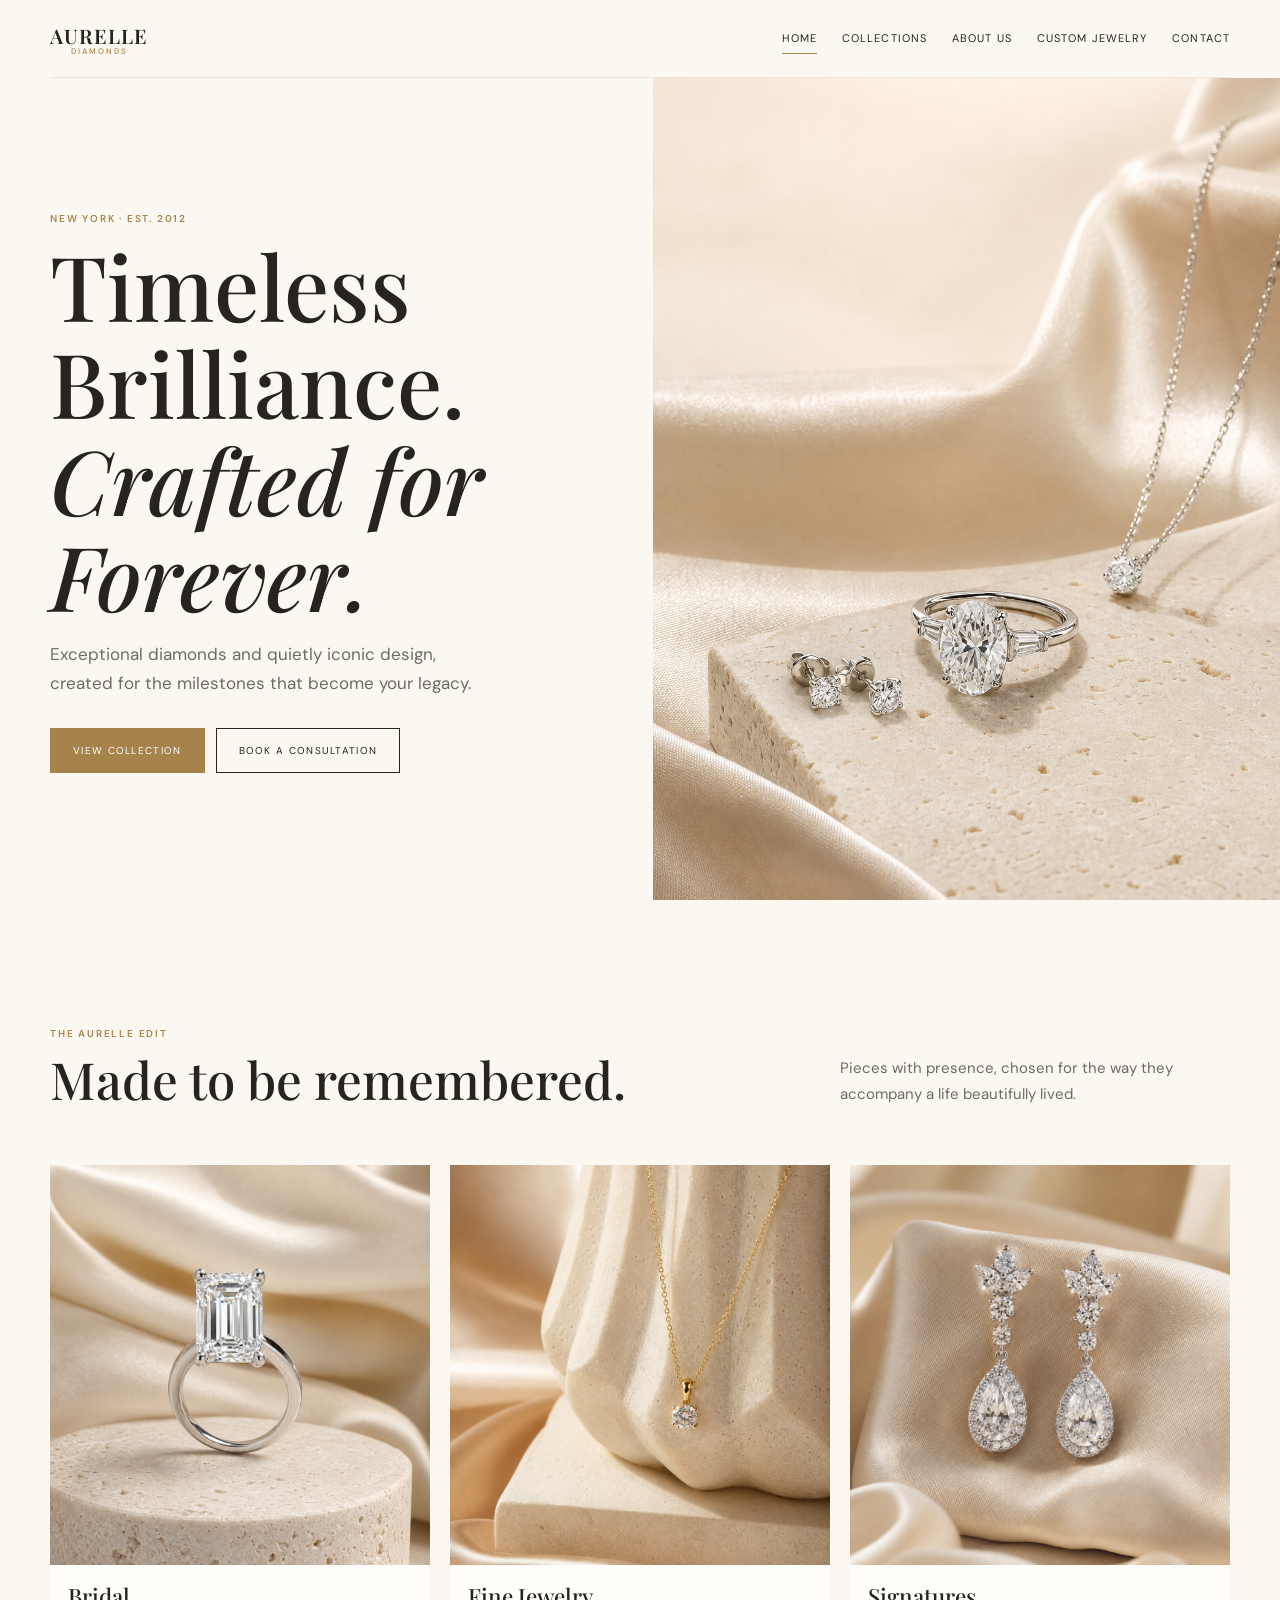
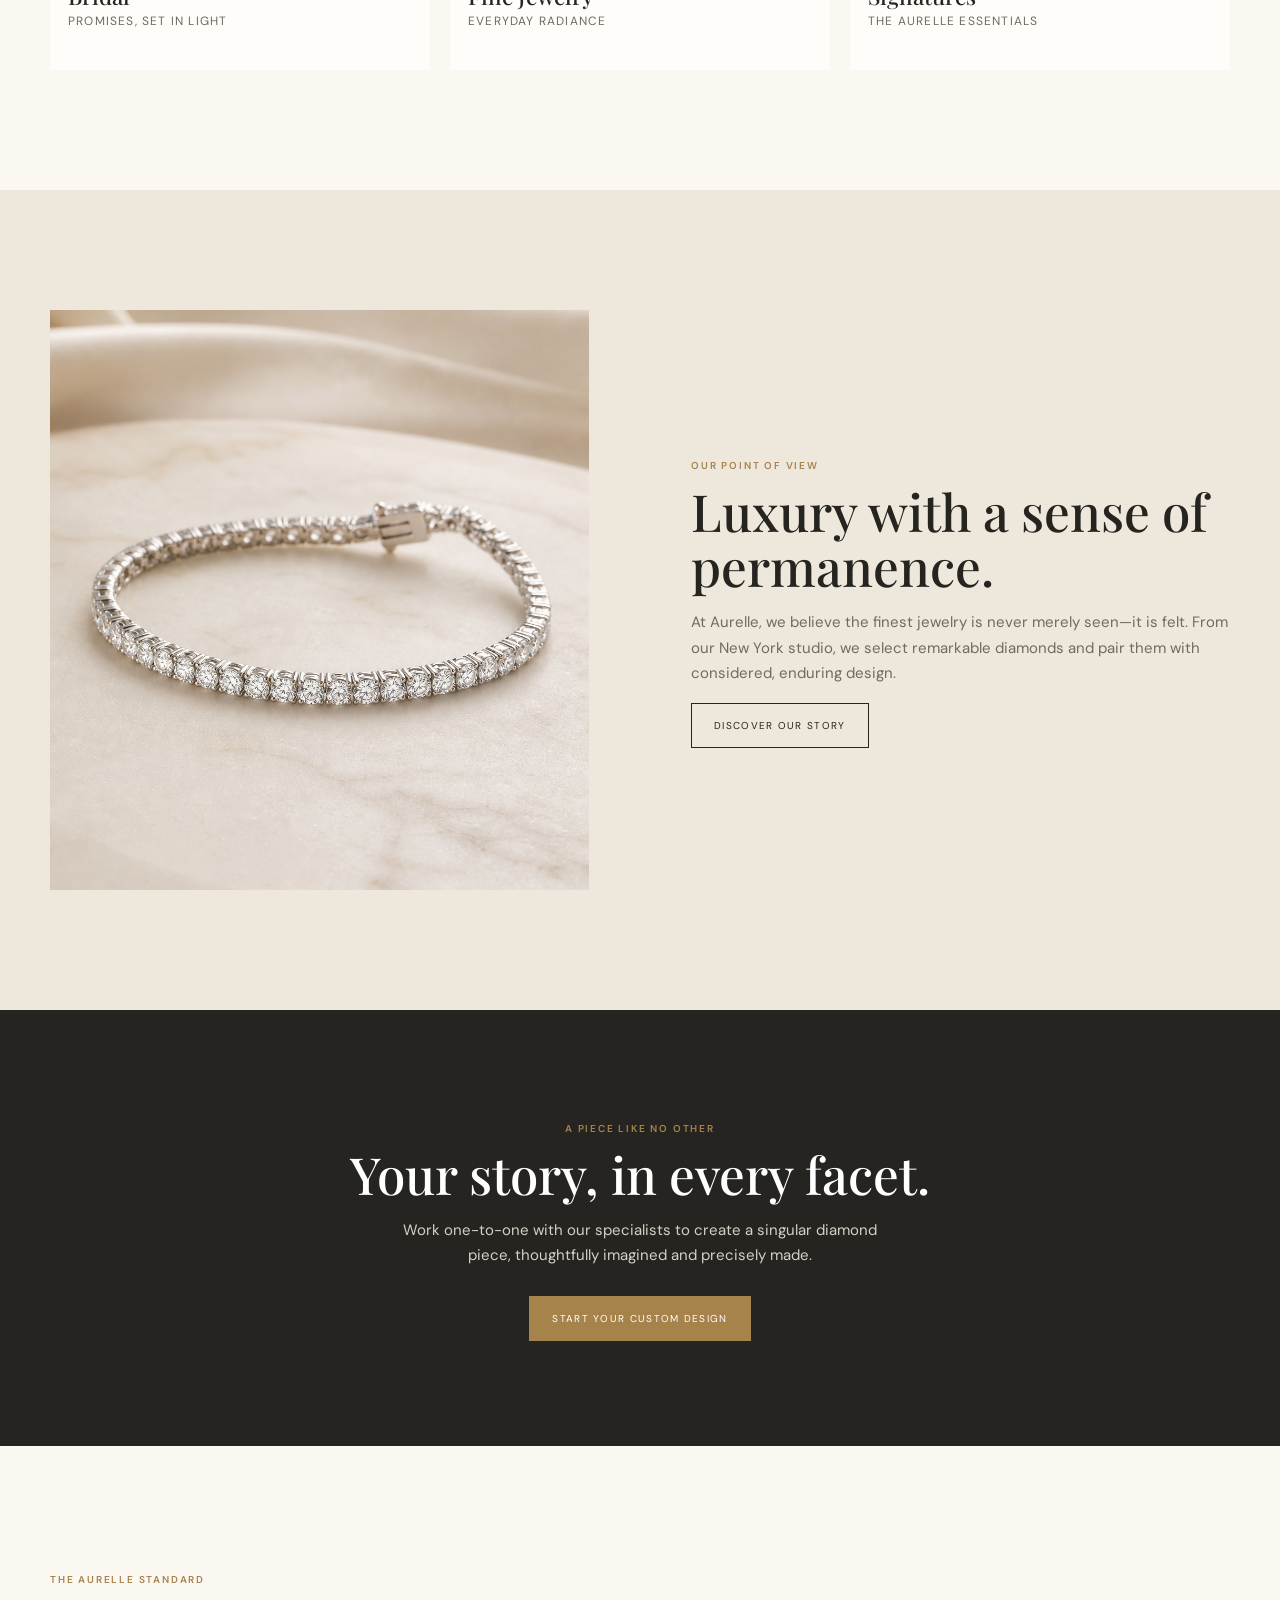
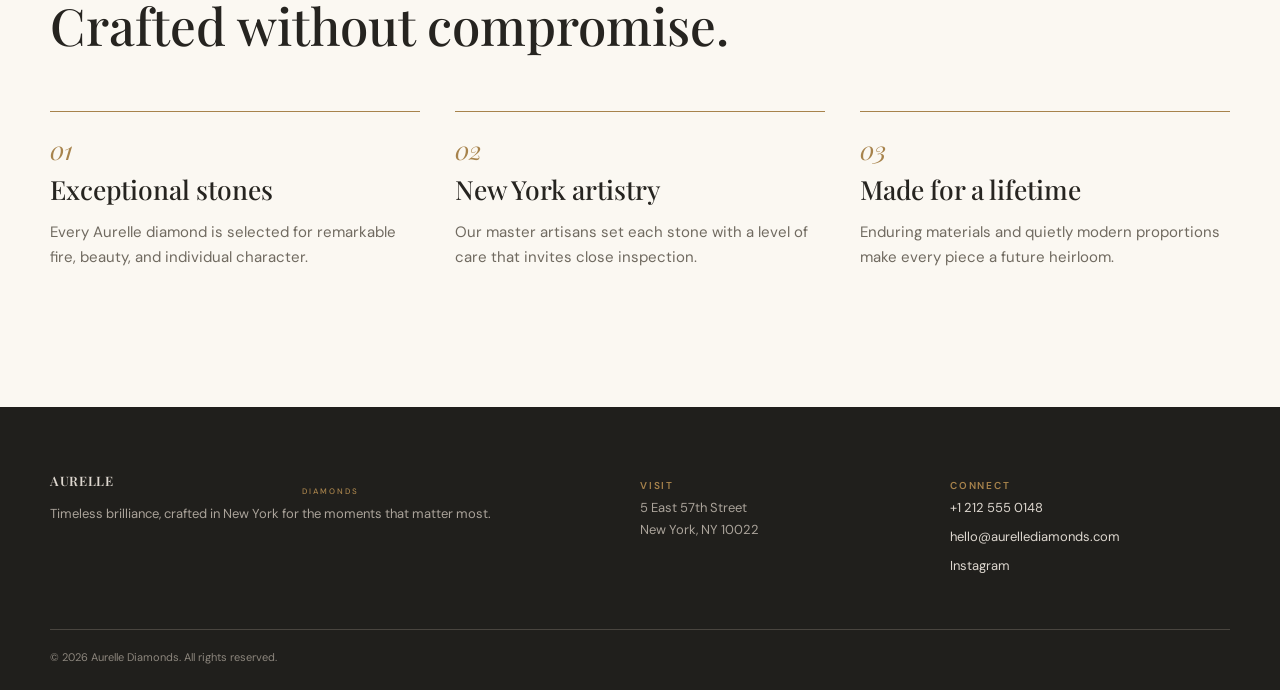
<file: index.html>
<!DOCTYPE html>
<html lang="en">
 <head>
  <meta charset="utf-8">
  <meta content="width=device-width,initial-scale=1" name="viewport">
  <meta content="Aurelle Diamonds &mdash; timeless diamond jewelry, New York." name="description">
  <title>
   Aurelle Diamonds | Timeless Brilliance
  </title>
  <link href="style.css" rel="stylesheet">
 </head>
 <body>
  <header class="nav shell">
   <a class="brand" href="index.html">
    AURELLE
    <small>
     DIAMONDS
    </small>
   </a>
   <button aria-label="Open navigation" class="menu">
    ☰
   </button>
   <nav class="links">
    <a class="active" href="index.html">
     Home
    </a>
    <a href="collections.html">
     Collections
    </a>
    <a href="about.html">
     About Us
    </a>
    <a href="custom.html">
     Custom Jewelry
    </a>
    <a href="contact.html">
     Contact
    </a>
   </nav>
  </header>
  <main>
   <section class="hero">
    <div class="hero-copy fade">
     <span class="eyebrow">
      New York &middot; Est. 2012
     </span>
     <h1>
      Timeless Brilliance.
      <br>
      <i>
       Crafted for Forever.
      </i>
     </h1>
     <p>
      Exceptional diamonds and quietly iconic design, created for the milestones that become your legacy.
     </p>
     <div class="actions">
      <a class="button gold" href="collections.html">
       View Collection
      </a>
      <a class="button" href="contact.html">
       Book a Consultation
      </a>
     </div>
    </div>
    <div class="hero-image">
     <img alt="Diamond ring, necklace and earrings on ivory stone" src="aurelle-hero.png">
    </div>
   </section>
   <section class="section shell">
    <div class="section-head">
     <div>
      <span class="eyebrow">
       The Aurelle Edit
      </span>
      <h2>
       Made to be remembered.
      </h2>
     </div>
     <p>
      Pieces with presence, chosen for the way they accompany a life beautifully lived.
     </p>
    </div>
    <div class="cards">
     <article class="card">
      <div class="card-image">
       <img alt="Diamond engagement ring" src="engagement-ring.png">
      </div>
      <div class="card-info">
       <h3>
        Bridal
       </h3>
       <p>
        Promises, set in light
       </p>
      </div>
     </article>
     <article class="card">
      <div class="card-image">
       <img alt="Diamond necklace" src="necklace.png">
      </div>
      <div class="card-info">
       <h3>
        Fine Jewelry
       </h3>
       <p>
        Everyday radiance
       </p>
      </div>
     </article>
     <article class="card">
      <div class="card-image">
       <img alt="Diamond earrings" src="earrings.png">
      </div>
      <div class="card-info">
       <h3>
        Signatures
       </h3>
       <p>
        The Aurelle essentials
       </p>
      </div>
     </article>
    </div>
   </section>
   <section class="section story">
    <div class="shell split">
     <div class="tall-image">
      <img alt="Aurelle diamond bracelet" src="bracelet.png">
     </div>
     <div>
      <span class="eyebrow">
       Our Point of View
      </span>
      <h2>
       Luxury with a sense of permanence.
      </h2>
      <p>
       At Aurelle, we believe the finest jewelry is never merely seen&mdash;it is felt. From our New York studio, we select remarkable diamonds and pair them with considered, enduring design.
      </p>
      <a class="button" href="about.html">
       Discover Our Story
      </a>
     </div>
    </div>
   </section>
   <section class="custom">
    <span class="eyebrow">
     A Piece Like No Other
    </span>
    <h2>
     Your story, in every facet.
    </h2>
    <p>
     Work one-to-one with our specialists to create a singular diamond piece, thoughtfully imagined and precisely made.
    </p>
    <a class="button gold" href="custom.html">
     Start Your Custom Design
    </a>
   </section>
   <section class="section shell">
    <div class="section-head">
     <div>
      <span class="eyebrow">
       The Aurelle Standard
      </span>
      <h2>
       Crafted without compromise.
      </h2>
     </div>
    </div>
    <div class="craft">
     <article>
      <span>
       01
      </span>
      <h3>
       Exceptional stones
      </h3>
      <p>
       Every Aurelle diamond is selected for remarkable fire, beauty, and individual character.
      </p>
     </article>
     <article>
      <span>
       02
      </span>
      <h3>
       New York artistry
      </h3>
      <p>
       Our master artisans set each stone with a level of care that invites close inspection.
      </p>
     </article>
     <article>
      <span>
       03
      </span>
      <h3>
       Made for a lifetime
      </h3>
      <p>
       Enduring materials and quietly modern proportions make every piece a future heirloom.
      </p>
     </article>
    </div>
   </section>
  </main>
  <footer class="footer">
   <div class="shell footer-grid">
    <div>
     <a class="brand" href="index.html">
      AURELLE
      <small>
       DIAMONDS
      </small>
     </a>
     <p>
      Timeless brilliance, crafted in New York for the moments that matter most.
     </p>
    </div>
    <div>
     <span class="eyebrow">
      Visit
     </span>
     <p>
      5 East 57th Street
      <br>
      New York, NY 10022
     </p>
    </div>
    <div>
     <span class="eyebrow">
      Connect
     </span>
     <a href="tel:+12125550148">
      +1 212 555 0148
     </a>
     <a href="mailto:hello@aurellediamonds.com">
      hello@aurellediamonds.com
     </a>
     <a href="https://instagram.com" rel="noopener" target="_blank">
      Instagram
     </a>
    </div>
   </div>
   <div class="shell copyright">
    &copy; 2026 Aurelle Diamonds. All rights reserved.
   </div>
  </footer>
  <script src="main.js">
  </script>
 </body>
</html>
</file>
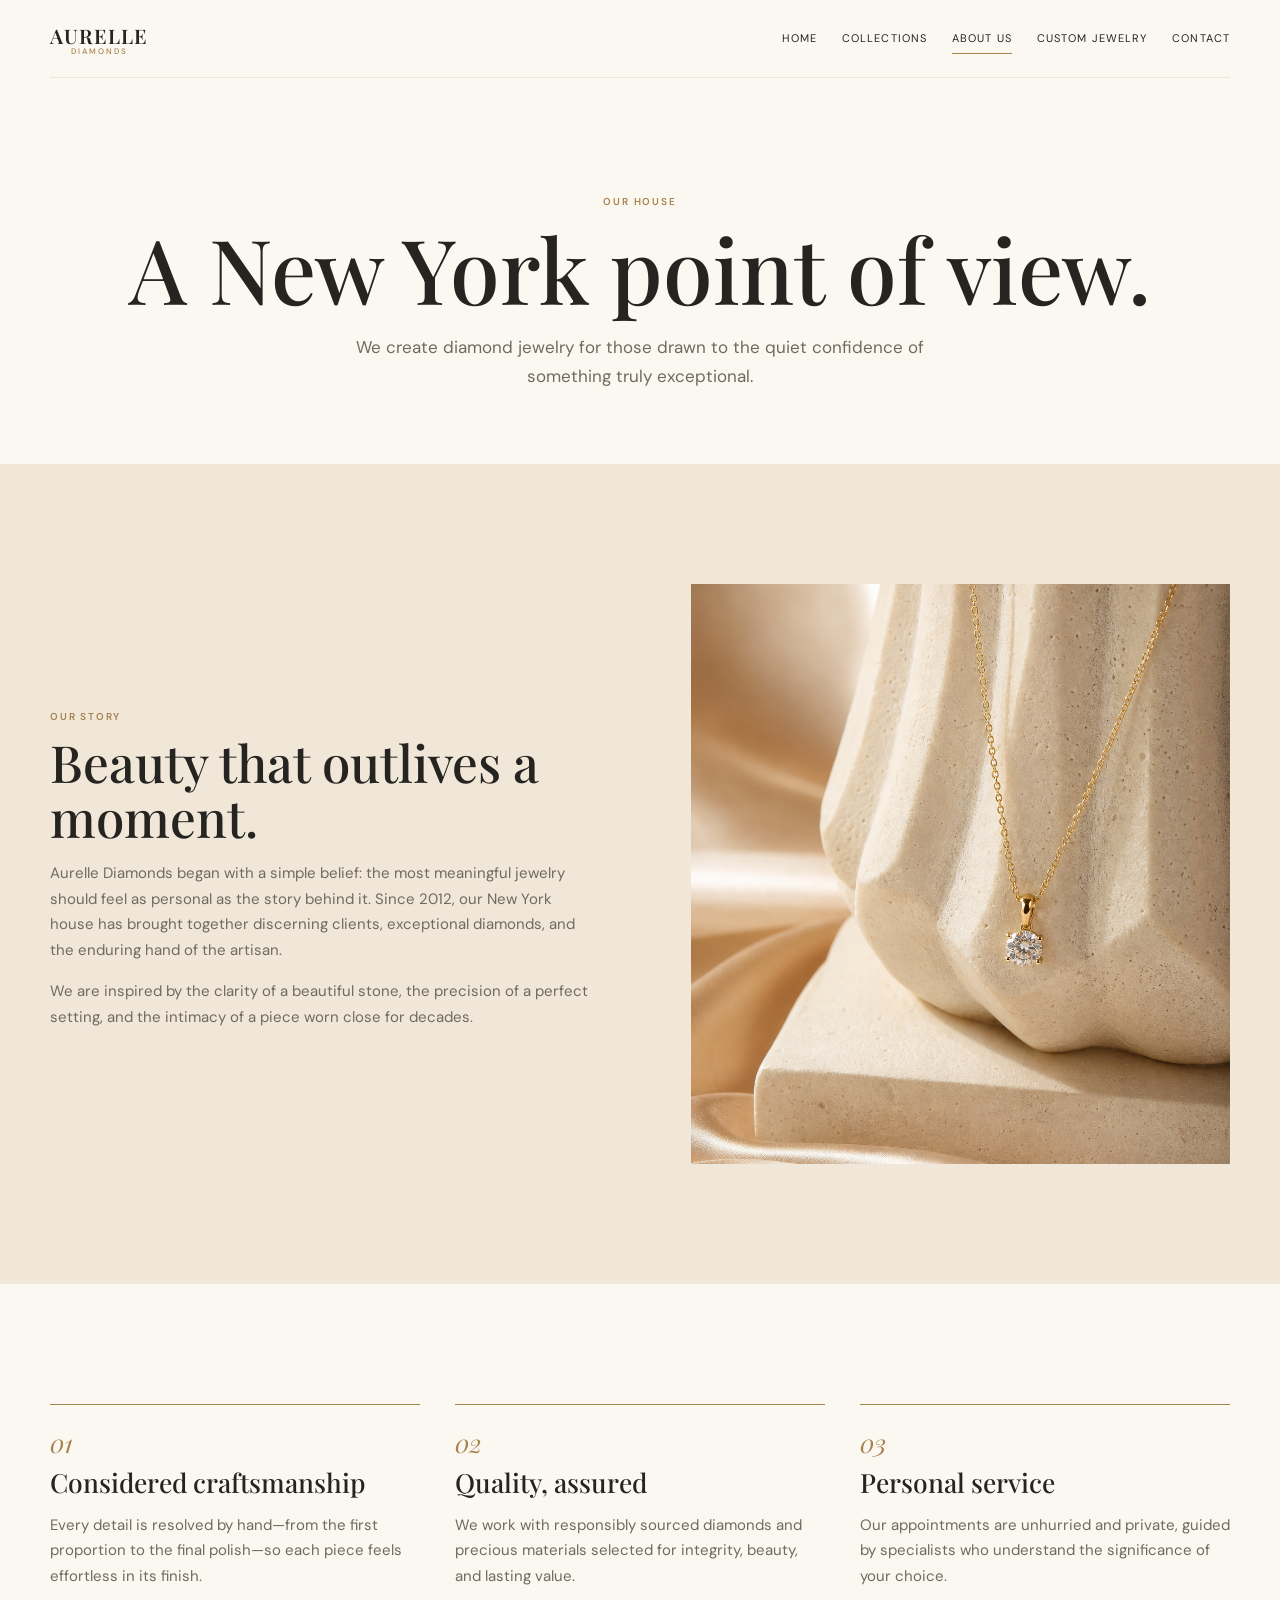
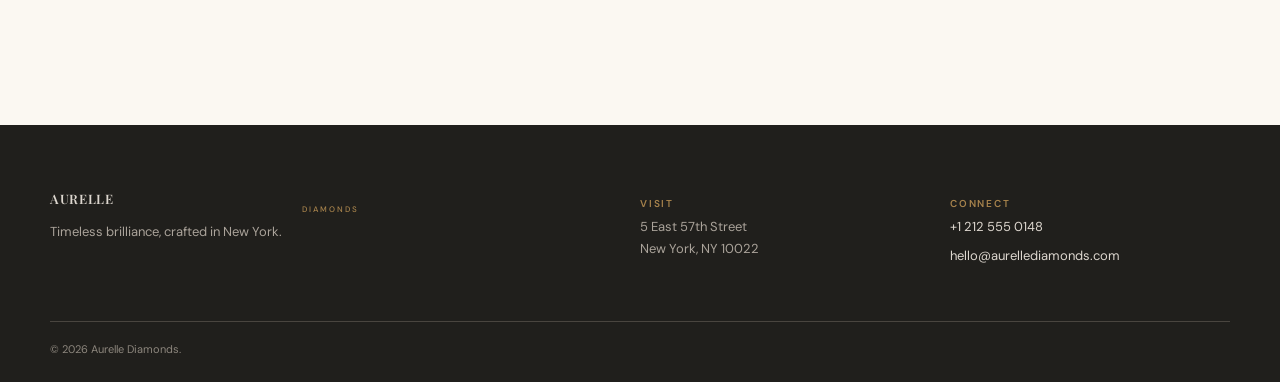
<file: about.html>
<!DOCTYPE html>
<html lang="en">
 <head>
  <meta charset="utf-8">
  <meta content="width=device-width,initial-scale=1" name="viewport">
  <title>
   About Us | Aurelle Diamonds
  </title>
  <link href="style.css" rel="stylesheet">
 </head>
 <body>
  <header class="nav shell">
   <a class="brand" href="index.html">
    AURELLE
    <small>
     DIAMONDS
    </small>
   </a>
   <button aria-label="Open navigation" class="menu">
    ☰
   </button>
   <nav class="links">
    <a href="index.html">
     Home
    </a>
    <a href="collections.html">
     Collections
    </a>
    <a class="active" href="about.html">
     About Us
    </a>
    <a href="custom.html">
     Custom Jewelry
    </a>
    <a href="contact.html">
     Contact
    </a>
   </nav>
  </header>
  <main>
   <section class="page-intro shell">
    <span class="eyebrow">
     Our House
    </span>
    <h1>
     A New York point of view.
    </h1>
    <p>
     We create diamond jewelry for those drawn to the quiet confidence of something truly exceptional.
    </p>
   </section>
   <section class="section editorial">
    <div class="shell split">
     <div>
      <span class="eyebrow">
       Our Story
      </span>
      <h2>
       Beauty that outlives a moment.
      </h2>
      <p>
       Aurelle Diamonds began with a simple belief: the most meaningful jewelry should feel as personal as the story behind it. Since 2012, our New York house has brought together discerning clients, exceptional diamonds, and the enduring hand of the artisan.
      </p>
      <p>
       We are inspired by the clarity of a beautiful stone, the precision of a perfect setting, and the intimacy of a piece worn close for decades.
      </p>
     </div>
     <div class="tall-image">
      <img alt="Aurelle diamond jewelry craftsmanship" src="necklace.png">
     </div>
    </div>
   </section>
   <section class="section shell">
    <div class="craft">
     <article>
      <span>
       01
      </span>
      <h3>
       Considered craftsmanship
      </h3>
      <p>
       Every detail is resolved by hand&mdash;from the first proportion to the final polish&mdash;so each piece feels effortless in its finish.
      </p>
     </article>
     <article>
      <span>
       02
      </span>
      <h3>
       Quality, assured
      </h3>
      <p>
       We work with responsibly sourced diamonds and precious materials selected for integrity, beauty, and lasting value.
      </p>
     </article>
     <article>
      <span>
       03
      </span>
      <h3>
       Personal service
      </h3>
      <p>
       Our appointments are unhurried and private, guided by specialists who understand the significance of your choice.
      </p>
     </article>
    </div>
   </section>
  </main>
  <footer class="footer">
   <div class="shell footer-grid">
    <div>
     <a class="brand" href="index.html">
      AURELLE
      <small>
       DIAMONDS
      </small>
     </a>
     <p>
      Timeless brilliance, crafted in New York.
     </p>
    </div>
    <div>
     <span class="eyebrow">
      Visit
     </span>
     <p>
      5 East 57th Street
      <br>
      New York, NY 10022
     </p>
    </div>
    <div>
     <span class="eyebrow">
      Connect
     </span>
     <a href="tel:+12125550148">
      +1 212 555 0148
     </a>
     <a href="mailto:hello@aurellediamonds.com">
      hello@aurellediamonds.com
     </a>
    </div>
   </div>
   <div class="shell copyright">
    &copy; 2026 Aurelle Diamonds.
   </div>
  </footer>
  <script src="main.js">
  </script>
 </body>
</html>
</file>
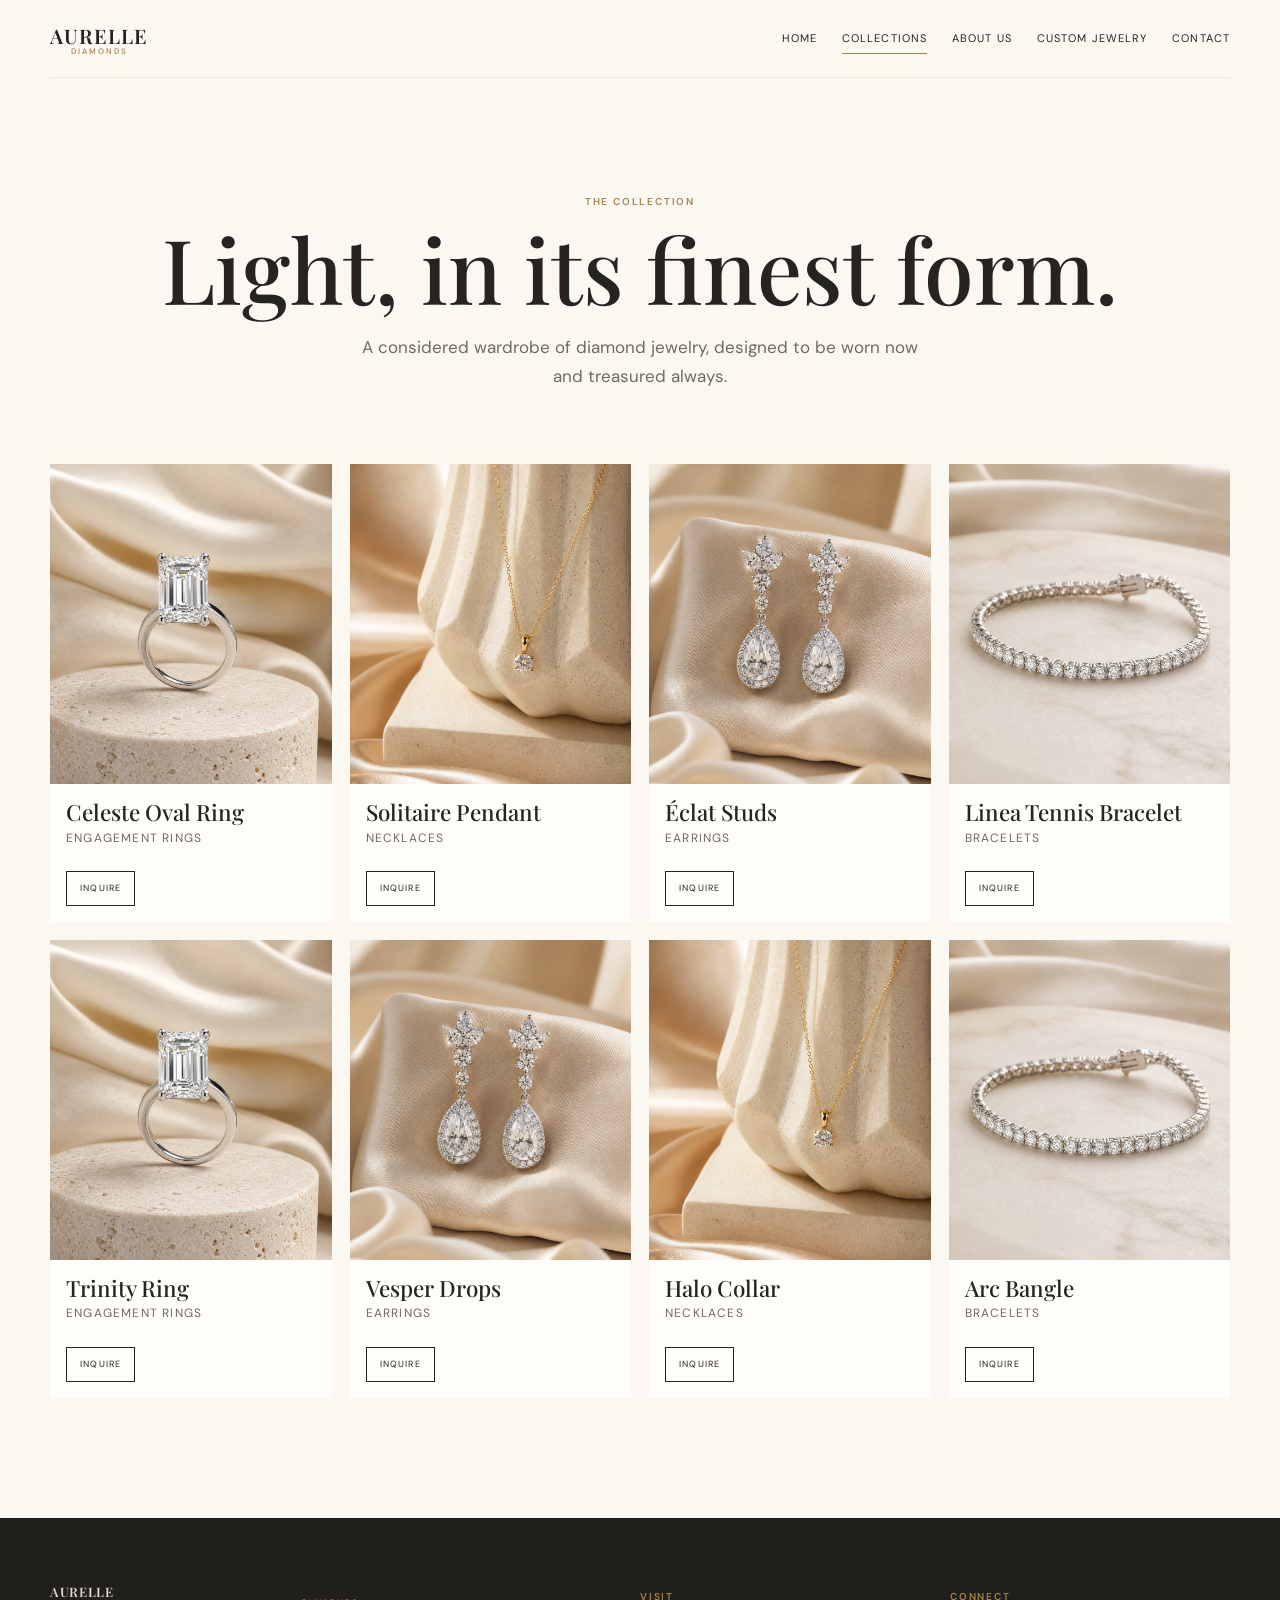
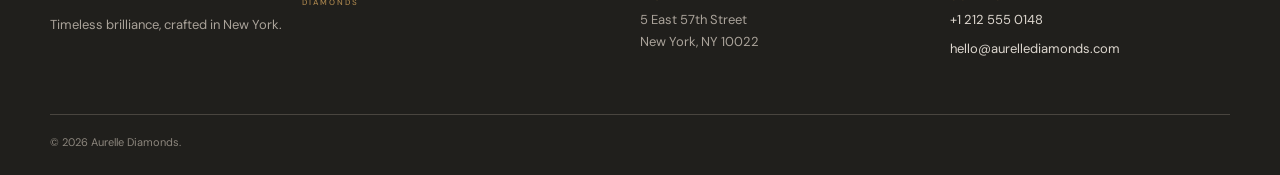
<file: collections.html>
<!DOCTYPE html>
<html lang="en">
 <head>
  <meta charset="utf-8">
  <meta content="width=device-width,initial-scale=1" name="viewport">
  <title>
   Collections | Aurelle Diamonds
  </title>
  <link href="style.css" rel="stylesheet">
 </head>
 <body>
  <header class="nav shell">
   <a class="brand" href="index.html">
    AURELLE
    <small>
     DIAMONDS
    </small>
   </a>
   <button aria-label="Open navigation" class="menu">
    ☰
   </button>
   <nav class="links">
    <a href="index.html">
     Home
    </a>
    <a class="active" href="collections.html">
     Collections
    </a>
    <a href="about.html">
     About Us
    </a>
    <a href="custom.html">
     Custom Jewelry
    </a>
    <a href="contact.html">
     Contact
    </a>
   </nav>
  </header>
  <main>
   <section class="page-intro shell">
    <span class="eyebrow">
     The Collection
    </span>
    <h1>
     Light, in its finest form.
    </h1>
    <p>
     A considered wardrobe of diamond jewelry, designed to be worn now and treasured always.
    </p>
   </section>
   <section class="shell section" style="padding-top:0">
    <div class="products">
     <article class="card">
      <div class="card-image">
       <img alt="Celeste oval diamond ring" src="engagement-ring.png">
      </div>
      <div class="card-info">
       <h3>
        Celeste Oval Ring
       </h3>
       <p>
        Engagement Rings
       </p>
       <a class="button" href="contact.html">
        Inquire
       </a>
      </div>
     </article>
     <article class="card">
      <div class="card-image">
       <img alt="Solitaire diamond necklace" src="necklace.png">
      </div>
      <div class="card-info">
       <h3>
        Solitaire Pendant
       </h3>
       <p>
        Necklaces
       </p>
       <a class="button" href="contact.html">
        Inquire
       </a>
      </div>
     </article>
     <article class="card">
      <div class="card-image">
       <img alt="Diamond stud earrings" src="earrings.png">
      </div>
      <div class="card-info">
       <h3>
        &Eacute;clat Studs
       </h3>
       <p>
        Earrings
       </p>
       <a class="button" href="contact.html">
        Inquire
       </a>
      </div>
     </article>
     <article class="card">
      <div class="card-image">
       <img alt="Diamond bracelet" src="bracelet.png">
      </div>
      <div class="card-info">
       <h3>
        Linea Tennis Bracelet
       </h3>
       <p>
        Bracelets
       </p>
       <a class="button" href="contact.html">
        Inquire
       </a>
      </div>
     </article>
     <article class="card">
      <div class="card-image">
       <img alt="Three stone diamond ring" src="engagement-ring.png">
      </div>
      <div class="card-info">
       <h3>
        Trinity Ring
       </h3>
       <p>
        Engagement Rings
       </p>
       <a class="button" href="contact.html">
        Inquire
       </a>
      </div>
     </article>
     <article class="card">
      <div class="card-image">
       <img alt="Diamond drop earrings" src="earrings.png">
      </div>
      <div class="card-info">
       <h3>
        Vesper Drops
       </h3>
       <p>
        Earrings
       </p>
       <a class="button" href="contact.html">
        Inquire
       </a>
      </div>
     </article>
     <article class="card">
      <div class="card-image">
       <img alt="Diamond choker necklace" src="necklace.png">
      </div>
      <div class="card-info">
       <h3>
        Halo Collar
       </h3>
       <p>
        Necklaces
       </p>
       <a class="button" href="contact.html">
        Inquire
       </a>
      </div>
     </article>
     <article class="card">
      <div class="card-image">
       <img alt="Diamond bangle" src="bracelet.png">
      </div>
      <div class="card-info">
       <h3>
        Arc Bangle
       </h3>
       <p>
        Bracelets
       </p>
       <a class="button" href="contact.html">
        Inquire
       </a>
      </div>
     </article>
    </div>
   </section>
  </main>
  <footer class="footer">
   <div class="shell footer-grid">
    <div>
     <a class="brand" href="index.html">
      AURELLE
      <small>
       DIAMONDS
      </small>
     </a>
     <p>
      Timeless brilliance, crafted in New York.
     </p>
    </div>
    <div>
     <span class="eyebrow">
      Visit
     </span>
     <p>
      5 East 57th Street
      <br>
      New York, NY 10022
     </p>
    </div>
    <div>
     <span class="eyebrow">
      Connect
     </span>
     <a href="tel:+12125550148">
      +1 212 555 0148
     </a>
     <a href="mailto:hello@aurellediamonds.com">
      hello@aurellediamonds.com
     </a>
    </div>
   </div>
   <div class="shell copyright">
    &copy; 2026 Aurelle Diamonds.
   </div>
  </footer>
  <script src="main.js">
  </script>
 </body>
</html>
</file>
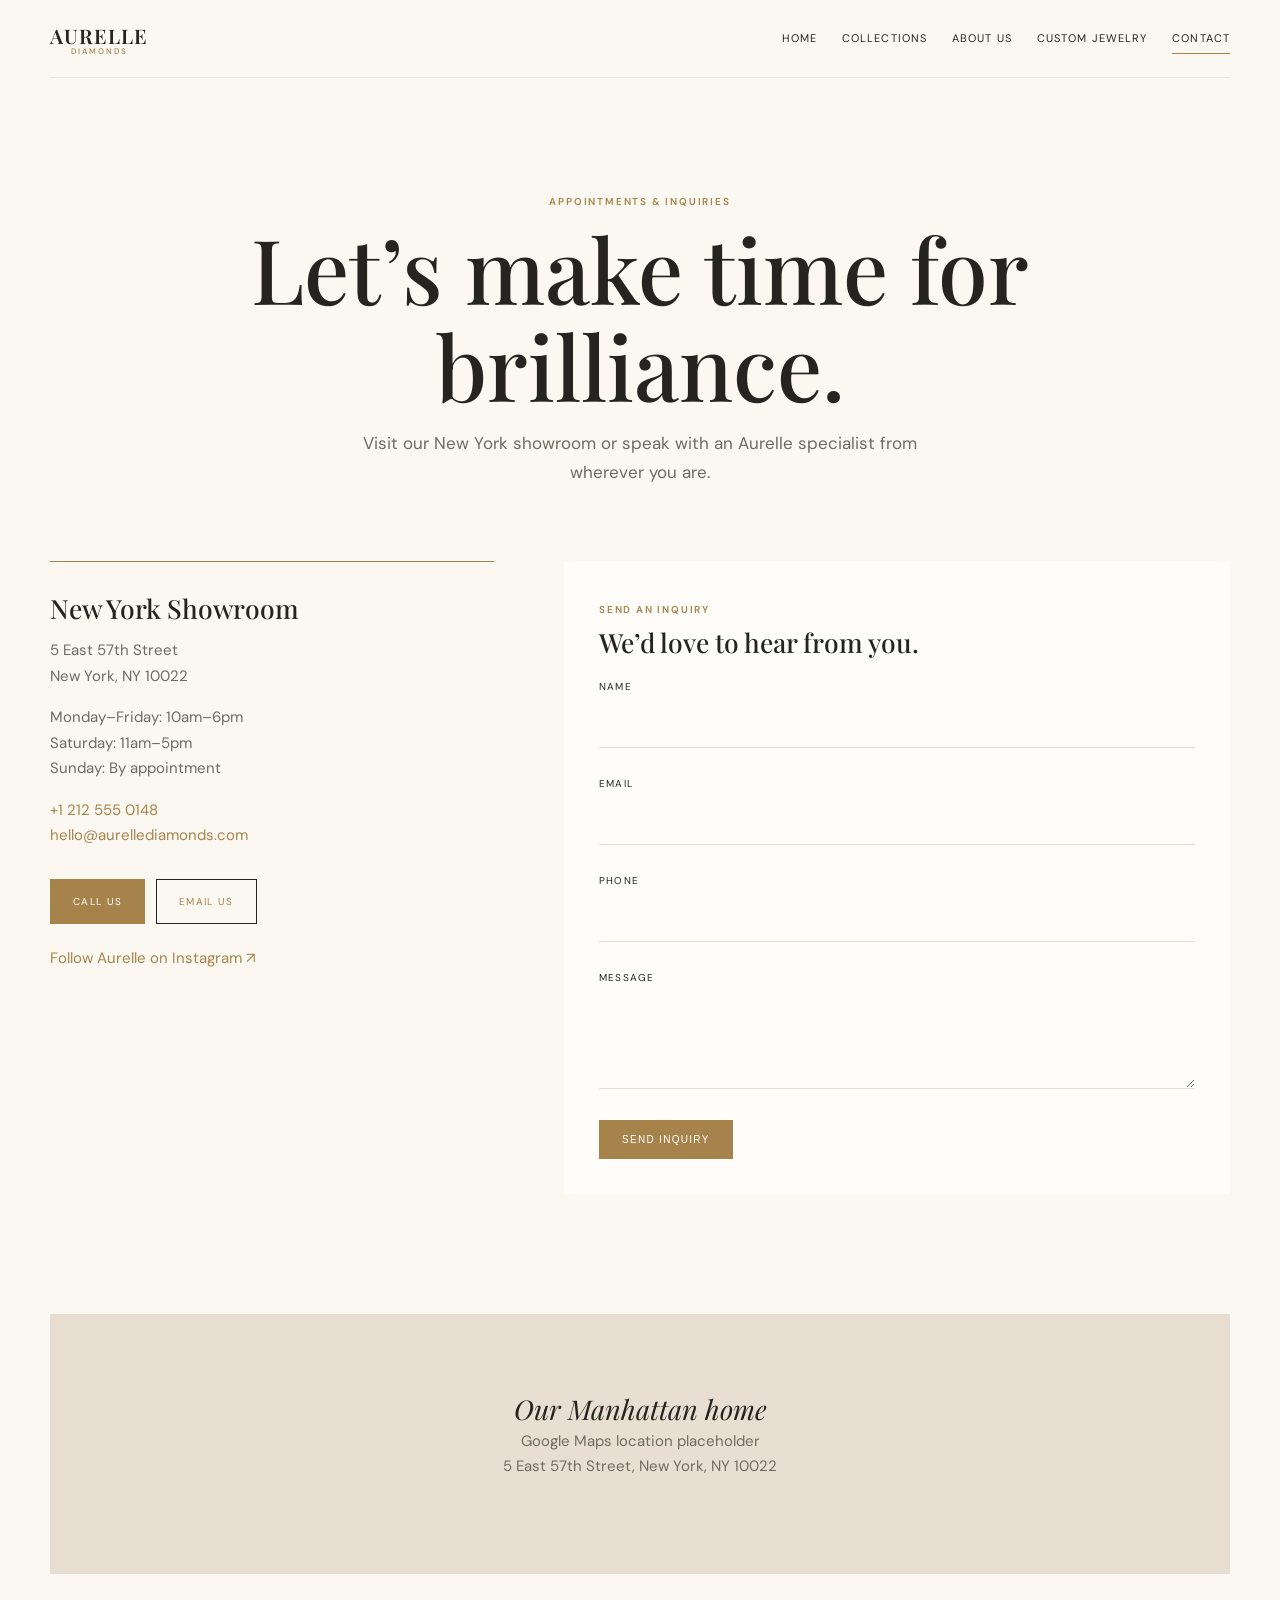
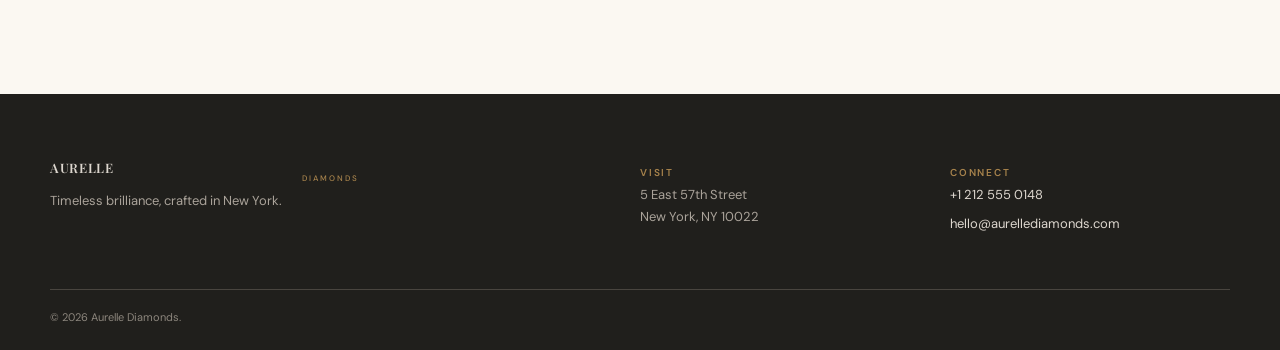
<file: contact.html>
<!DOCTYPE html>
<html lang="en">
 <head>
  <meta charset="utf-8">
  <meta content="width=device-width,initial-scale=1" name="viewport">
  <title>
   Contact | Aurelle Diamonds
  </title>
  <link href="style.css" rel="stylesheet">
 </head>
 <body>
  <header class="nav shell">
   <a class="brand" href="index.html">
    AURELLE
    <small>
     DIAMONDS
    </small>
   </a>
   <button aria-label="Open navigation" class="menu">
    ☰
   </button>
   <nav class="links">
    <a href="index.html">
     Home
    </a>
    <a href="collections.html">
     Collections
    </a>
    <a href="about.html">
     About Us
    </a>
    <a href="custom.html">
     Custom Jewelry
    </a>
    <a class="active" href="contact.html">
     Contact
    </a>
   </nav>
  </header>
  <main>
   <section class="page-intro shell">
    <span class="eyebrow">
     Appointments & Inquiries
    </span>
    <h1>
     Let&rsquo;s make time for brilliance.
    </h1>
    <p>
     Visit our New York showroom or speak with an Aurelle specialist from wherever you are.
    </p>
   </section>
   <section class="section shell" style="padding-top:0">
    <div class="contact-grid">
     <div class="contact-details">
      <h3>
       New York Showroom
      </h3>
      <p>
       5 East 57th Street
       <br>
       New York, NY 10022
      </p>
      <p>
       Monday&ndash;Friday: 10am&ndash;6pm
       <br>
       Saturday: 11am&ndash;5pm
       <br>
       Sunday: By appointment
      </p>
      <p>
       <a href="tel:+12125550148">
        +1 212 555 0148
       </a>
       <br>
       <a href="mailto:hello@aurellediamonds.com">
        hello@aurellediamonds.com
       </a>
      </p>
      <div class="actions">
       <a class="button gold" href="tel:+12125550148">
        Call Us
       </a>
       <a class="button" href="mailto:hello@aurellediamonds.com">
        Email Us
       </a>
      </div>
      <p style="margin-top:22px">
       <a href="https://instagram.com" rel="noopener" target="_blank">
        Follow Aurelle on Instagram &nearrow;
       </a>
      </p>
     </div>
     <form class="form">
      <span class="eyebrow">
       Send an inquiry
      </span>
      <h3>
       We&rsquo;d love to hear from you.
      </h3>
      <label for="name">
       Name
      </label>
      <input id="name" required>
      <label for="email">
       Email
      </label>
      <input id="email" required type="email">
      <label for="phone">
       Phone
      </label>
      <input id="phone" type="tel">
      <label for="message">
       Message
      </label>
      <textarea id="message" required></textarea>
      <button class="button gold" type="submit">
       Send Inquiry
      </button>
     </form>
    </div>
   </section>
   <section class="shell section" style="padding-top:0">
    <div class="map">
     <div>
      <span>
       Our Manhattan home
      </span>
      <p>
       Google Maps location placeholder
       <br>
       5 East 57th Street, New York, NY 10022
      </p>
     </div>
    </div>
   </section>
  </main>
  <footer class="footer">
   <div class="shell footer-grid">
    <div>
     <a class="brand" href="index.html">
      AURELLE
      <small>
       DIAMONDS
      </small>
     </a>
     <p>
      Timeless brilliance, crafted in New York.
     </p>
    </div>
    <div>
     <span class="eyebrow">
      Visit
     </span>
     <p>
      5 East 57th Street
      <br>
      New York, NY 10022
     </p>
    </div>
    <div>
     <span class="eyebrow">
      Connect
     </span>
     <a href="tel:+12125550148">
      +1 212 555 0148
     </a>
     <a href="mailto:hello@aurellediamonds.com">
      hello@aurellediamonds.com
     </a>
    </div>
   </div>
   <div class="shell copyright">
    &copy; 2026 Aurelle Diamonds.
   </div>
  </footer>
  <script src="main.js">
  </script>
 </body>
</html>
</file>
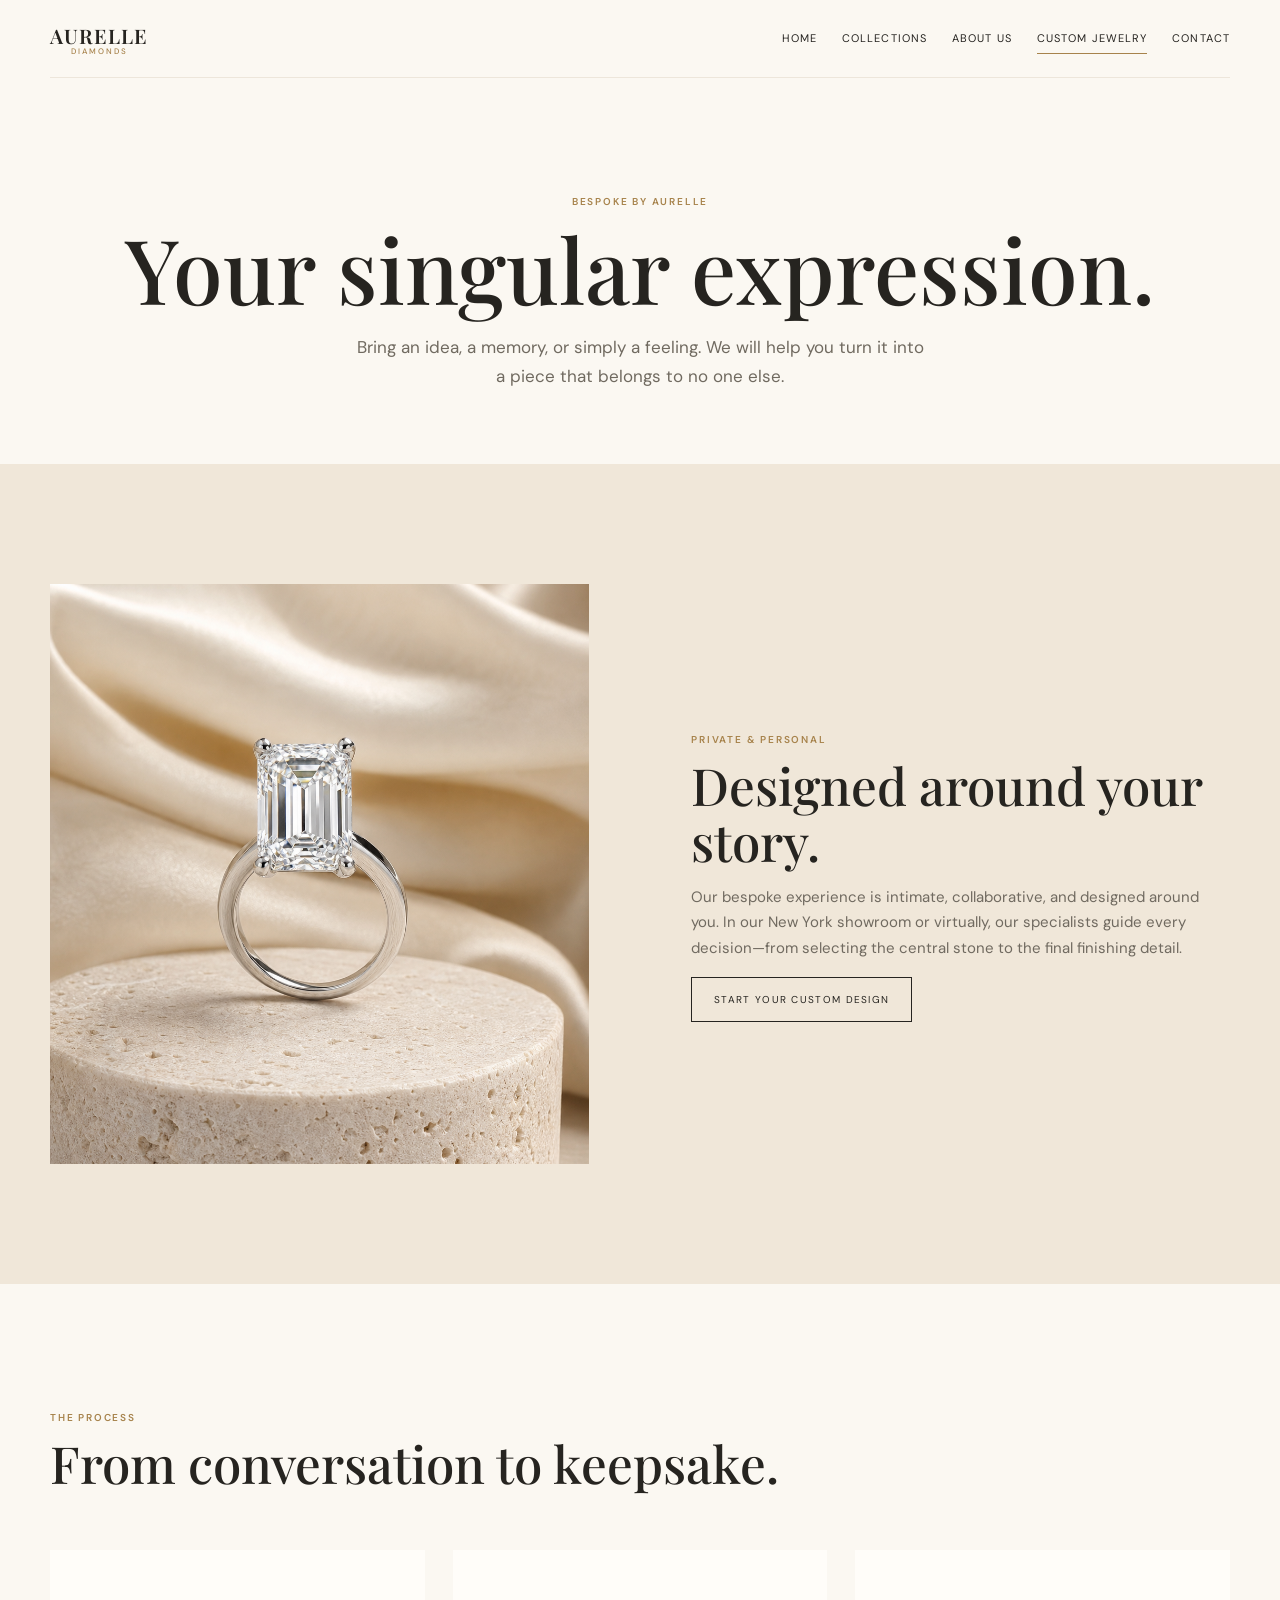
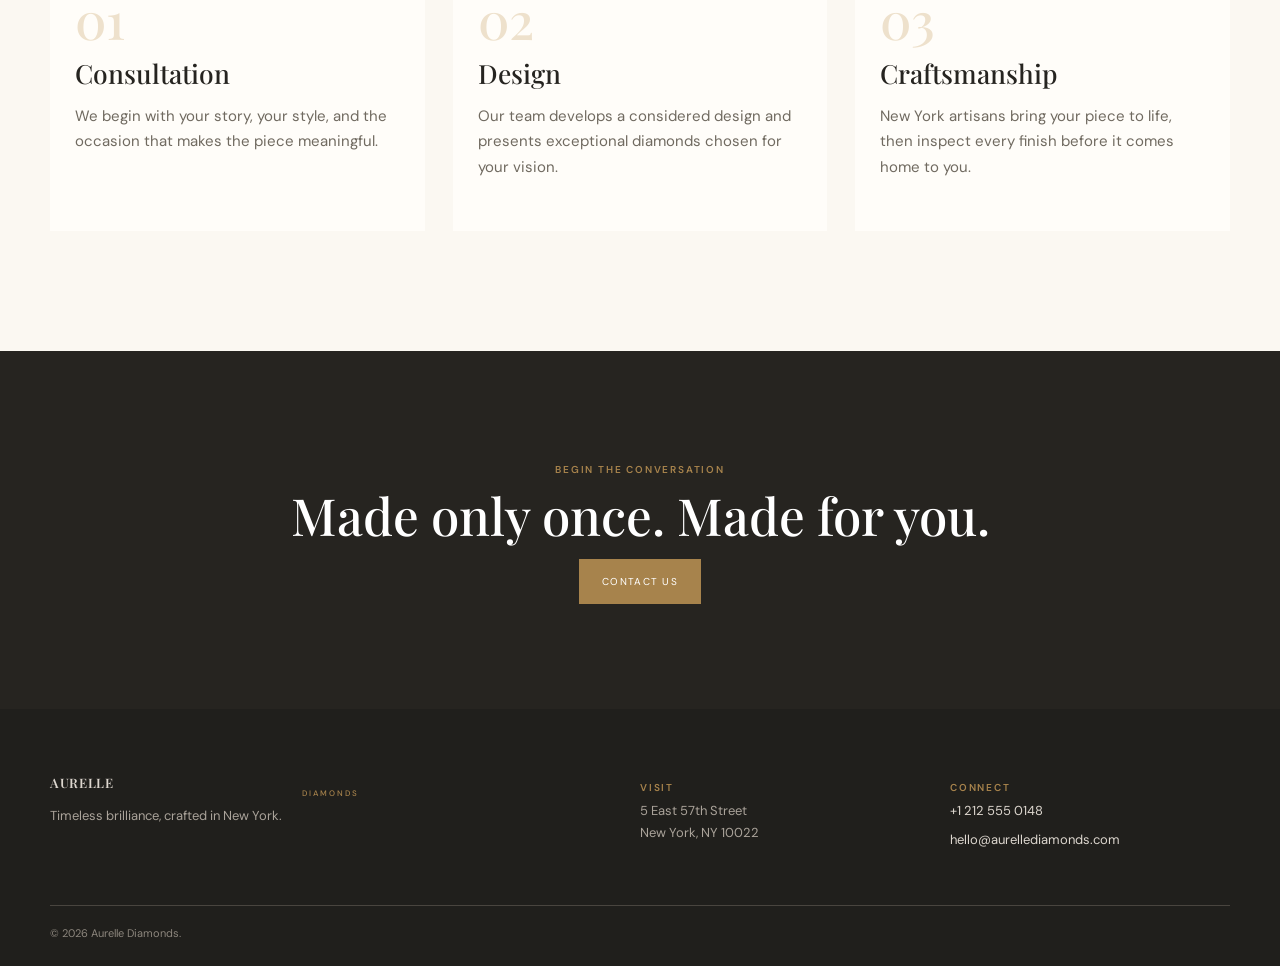
<file: custom.html>
<!DOCTYPE html>
<html lang="en">
 <head>
  <meta charset="utf-8">
  <meta content="width=device-width,initial-scale=1" name="viewport">
  <title>
   Custom Jewelry | Aurelle Diamonds
  </title>
  <link href="style.css" rel="stylesheet">
 </head>
 <body>
  <header class="nav shell">
   <a class="brand" href="index.html">
    AURELLE
    <small>
     DIAMONDS
    </small>
   </a>
   <button aria-label="Open navigation" class="menu">
    ☰
   </button>
   <nav class="links">
    <a href="index.html">
     Home
    </a>
    <a href="collections.html">
     Collections
    </a>
    <a href="about.html">
     About Us
    </a>
    <a class="active" href="custom.html">
     Custom Jewelry
    </a>
    <a href="contact.html">
     Contact
    </a>
   </nav>
  </header>
  <main>
   <section class="page-intro shell">
    <span class="eyebrow">
     Bespoke by Aurelle
    </span>
    <h1>
     Your singular expression.
    </h1>
    <p>
     Bring an idea, a memory, or simply a feeling. We will help you turn it into a piece that belongs to no one else.
    </p>
   </section>
   <section class="section editorial">
    <div class="shell split">
     <div class="tall-image">
      <img alt="Diamond jewelry for bespoke design" src="engagement-ring.png">
     </div>
     <div>
      <span class="eyebrow">
       Private & Personal
      </span>
      <h2>
       Designed around your story.
      </h2>
      <p>
       Our bespoke experience is intimate, collaborative, and designed around you. In our New York showroom or virtually, our specialists guide every decision&mdash;from selecting the central stone to the final finishing detail.
      </p>
      <a class="button" href="contact.html">
       Start Your Custom Design
      </a>
     </div>
    </div>
   </section>
   <section class="section shell">
    <div class="section-head">
     <div>
      <span class="eyebrow">
       The Process
      </span>
      <h2>
       From conversation to keepsake.
      </h2>
     </div>
    </div>
    <div class="process">
     <article>
      <b>
       01
      </b>
      <h3>
       Consultation
      </h3>
      <p>
       We begin with your story, your style, and the occasion that makes the piece meaningful.
      </p>
     </article>
     <article>
      <b>
       02
      </b>
      <h3>
       Design
      </h3>
      <p>
       Our team develops a considered design and presents exceptional diamonds chosen for your vision.
      </p>
     </article>
     <article>
      <b>
       03
      </b>
      <h3>
       Craftsmanship
      </h3>
      <p>
       New York artisans bring your piece to life, then inspect every finish before it comes home to you.
      </p>
     </article>
    </div>
   </section>
   <section class="custom">
    <span class="eyebrow">
     Begin the conversation
    </span>
    <h2>
     Made only once. Made for you.
    </h2>
    <a class="button gold" href="contact.html">
     Contact Us
    </a>
   </section>
  </main>
  <footer class="footer">
   <div class="shell footer-grid">
    <div>
     <a class="brand" href="index.html">
      AURELLE
      <small>
       DIAMONDS
      </small>
     </a>
     <p>
      Timeless brilliance, crafted in New York.
     </p>
    </div>
    <div>
     <span class="eyebrow">
      Visit
     </span>
     <p>
      5 East 57th Street
      <br>
      New York, NY 10022
     </p>
    </div>
    <div>
     <span class="eyebrow">
      Connect
     </span>
     <a href="tel:+12125550148">
      +1 212 555 0148
     </a>
     <a href="mailto:hello@aurellediamonds.com">
      hello@aurellediamonds.com
     </a>
    </div>
   </div>
   <div class="shell copyright">
    &copy; 2026 Aurelle Diamonds.
   </div>
  </footer>
  <script src="main.js">
  </script>
 </body>
</html>
</file>
<file: style.css>
@import url('https://fonts.googleapis.com/css2?family=DM+Sans:wght@400;500;600&family=Playfair+Display:ital,wght@0,500;0,600;0,700;1,500&display=swap');
:root{--ivory:#fbf8f2;--paper:#fffdf9;--ink:#262420;--muted:#706a60;--gold:#a7834c;--line:#e7dfd2;--champ:#eee1cc}*{box-sizing:border-box}html{scroll-behavior:smooth}body{margin:0;background:var(--ivory);color:var(--ink);font:15px/1.7 'DM Sans',Arial,sans-serif}a{color:inherit;text-decoration:none}img{display:block;width:100%;object-fit:cover}.shell{width:min(1180px,calc(100% - 48px));margin:auto}.eyebrow{letter-spacing:.18em;text-transform:uppercase;font-size:10px;font-weight:600;color:var(--gold)}h1,h2,h3{font-family:'Playfair Display',Georgia,serif;font-weight:500;line-height:1.08;margin:.4rem 0 1rem}h1{font-size:clamp(3.2rem,7vw,6.5rem)}h2{font-size:clamp(2.3rem,4vw,4.25rem)}h3{font-size:1.65rem}p{margin:0 0 1rem;color:var(--muted)}.nav{height:78px;display:flex;align-items:center;justify-content:space-between;position:sticky;top:0;z-index:20;background:rgba(251,248,242,.92);backdrop-filter:blur(14px);border-bottom:1px solid rgba(231,223,210,.7)}.brand{font:600 1.25rem 'Playfair Display',serif;letter-spacing:.05em}.brand small{font:500 8px 'DM Sans';letter-spacing:.25em;display:block;text-align:center;color:var(--gold);margin-top:-3px}.links{display:flex;align-items:center;gap:25px;font-size:11px;text-transform:uppercase;letter-spacing:.1em}.links a{position:relative}.links a:after{content:'';height:1px;background:var(--gold);left:0;right:0;bottom:-6px;position:absolute;transform:scaleX(0);transition:.25s}.links a:hover:after,.links a.active:after{transform:scaleX(1)}.menu{display:none;background:none;border:0;font-size:22px}.button{display:inline-flex;align-items:center;justify-content:center;padding:13px 22px;border:1px solid var(--ink);font-size:10px;text-transform:uppercase;letter-spacing:.13em;transition:.25s;cursor:pointer;background:transparent}.button:hover{background:var(--ink);color:#fff}.button.gold{background:var(--gold);border-color:var(--gold);color:#fff}.button.gold:hover{background:transparent;color:var(--gold)}.hero{min-height:calc(100vh - 78px);display:grid;grid-template-columns:1.02fr .98fr;align-items:center}.hero-copy{padding:70px min(5vw,80px) 70px max(24px,calc((100vw - 1180px)/2))}.hero-copy p{max-width:430px;font-size:17px}.actions{display:flex;gap:11px;flex-wrap:wrap;margin-top:30px}.hero-image{height:calc(100vh - 78px);min-height:630px;overflow:hidden}.hero-image img{height:100%;transition:transform 1.5s}.hero-image:hover img{transform:scale(1.04)}.section{padding:120px 0}.section-head{display:flex;justify-content:space-between;align-items:end;gap:30px;margin-bottom:42px}.section-head p{max-width:390px}.cards{display:grid;grid-template-columns:repeat(3,1fr);gap:20px}.card{background:var(--paper);overflow:hidden}.card-image{height:400px;overflow:hidden;background:var(--champ)}.card-image img{height:100%;transition:transform .7s}.card:hover img{transform:scale(1.05)}.card-info{padding:19px 18px 22px}.card-info h3{font-size:1.4rem;margin:0 0 3px}.card-info p{font-size:12px;text-transform:uppercase;letter-spacing:.1em}.story{background:#eee7db}.split{display:grid;grid-template-columns:1fr 1fr;gap:clamp(40px,8vw,120px);align-items:center}.tall-image{height:580px}.tall-image img{height:100%}.custom{background:var(--ink);color:#fff;text-align:center;padding:105px 20px}.custom h2,.custom p{color:#fff}.custom p{max-width:520px;margin:0 auto 27px;color:#d7d0c6}.craft{display:grid;grid-template-columns:repeat(3,1fr);gap:35px}.craft article{border-top:1px solid var(--gold);padding-top:20px}.craft span{font:italic 1.6rem 'Playfair Display';color:var(--gold)}.page-intro{padding:110px 0 74px;text-align:center}.page-intro p{max-width:570px;margin:auto;font-size:17px}.products{display:grid;grid-template-columns:repeat(4,1fr);gap:18px}.products .card-image{height:320px}.products .card-info{padding:16px}.products .button{padding:9px 13px;font-size:9px;margin-top:7px}.editorial{background:#f0e7d9}.process{display:grid;grid-template-columns:repeat(3,1fr);gap:28px}.process article{padding:35px 25px;background:var(--paper)}.process b{font:500 3.2rem 'Playfair Display';color:var(--champ)}.contact-grid{display:grid;grid-template-columns:.8fr 1.2fr;gap:70px}.contact-details{border-top:1px solid var(--gold);padding-top:25px}.contact-details a{color:var(--gold)}.form{background:var(--paper);padding:35px}.form label{font-size:10px;letter-spacing:.12em;text-transform:uppercase}.form input,.form textarea{width:100%;border:0;border-bottom:1px solid var(--line);background:transparent;padding:10px 0 13px;margin-bottom:22px;font:inherit;outline:0}.form textarea{height:100px;resize:vertical}.map{height:260px;background:#e8dfd2;display:grid;place-items:center;text-align:center}.map span{font:italic 1.7rem 'Playfair Display'}.footer{background:#201f1c;color:#ddd7cf;padding:65px 0 23px}.footer-grid{display:grid;grid-template-columns:2fr 1fr 1fr;gap:30px;border-bottom:1px solid #49453f;padding-bottom:45px}.footer p{color:#aaa39a;font-size:13px}.footer a{display:block;margin-bottom:7px;font-size:13px}.copyright{font-size:11px;color:#8c867d;margin-top:18px}.fade{animation:rise .8s both}@keyframes rise{from{opacity:0;transform:translateY(20px)}to{opacity:1;transform:translateY(0)}}@media(max-width:800px){.links{display:none;position:absolute;top:78px;left:0;right:0;background:var(--ivory);padding:20px 24px;flex-direction:column;align-items:start}.links.open{display:flex}.menu{display:block}.hero,.split,.contact-grid{grid-template-columns:1fr}.hero-copy{padding:70px 24px}.hero-image{height:65vh;min-height:440px}.section{padding:75px 0}.cards,.craft,.process{grid-template-columns:1fr}.products{grid-template-columns:repeat(2,1fr)}.section-head{display:block}.tall-image{height:440px}.footer-grid{grid-template-columns:1fr}.page-intro{padding:75px 0 45px}}@media(max-width:480px){.shell{width:min(100% - 32px,1180px)}.products{grid-template-columns:1fr}.products .card-image{height:370px}.card-image{height:370px}.nav{height:70px}.hero{min-height:calc(100vh - 70px)}.hero-image{height:55vh;min-height:380px}}
</file>
